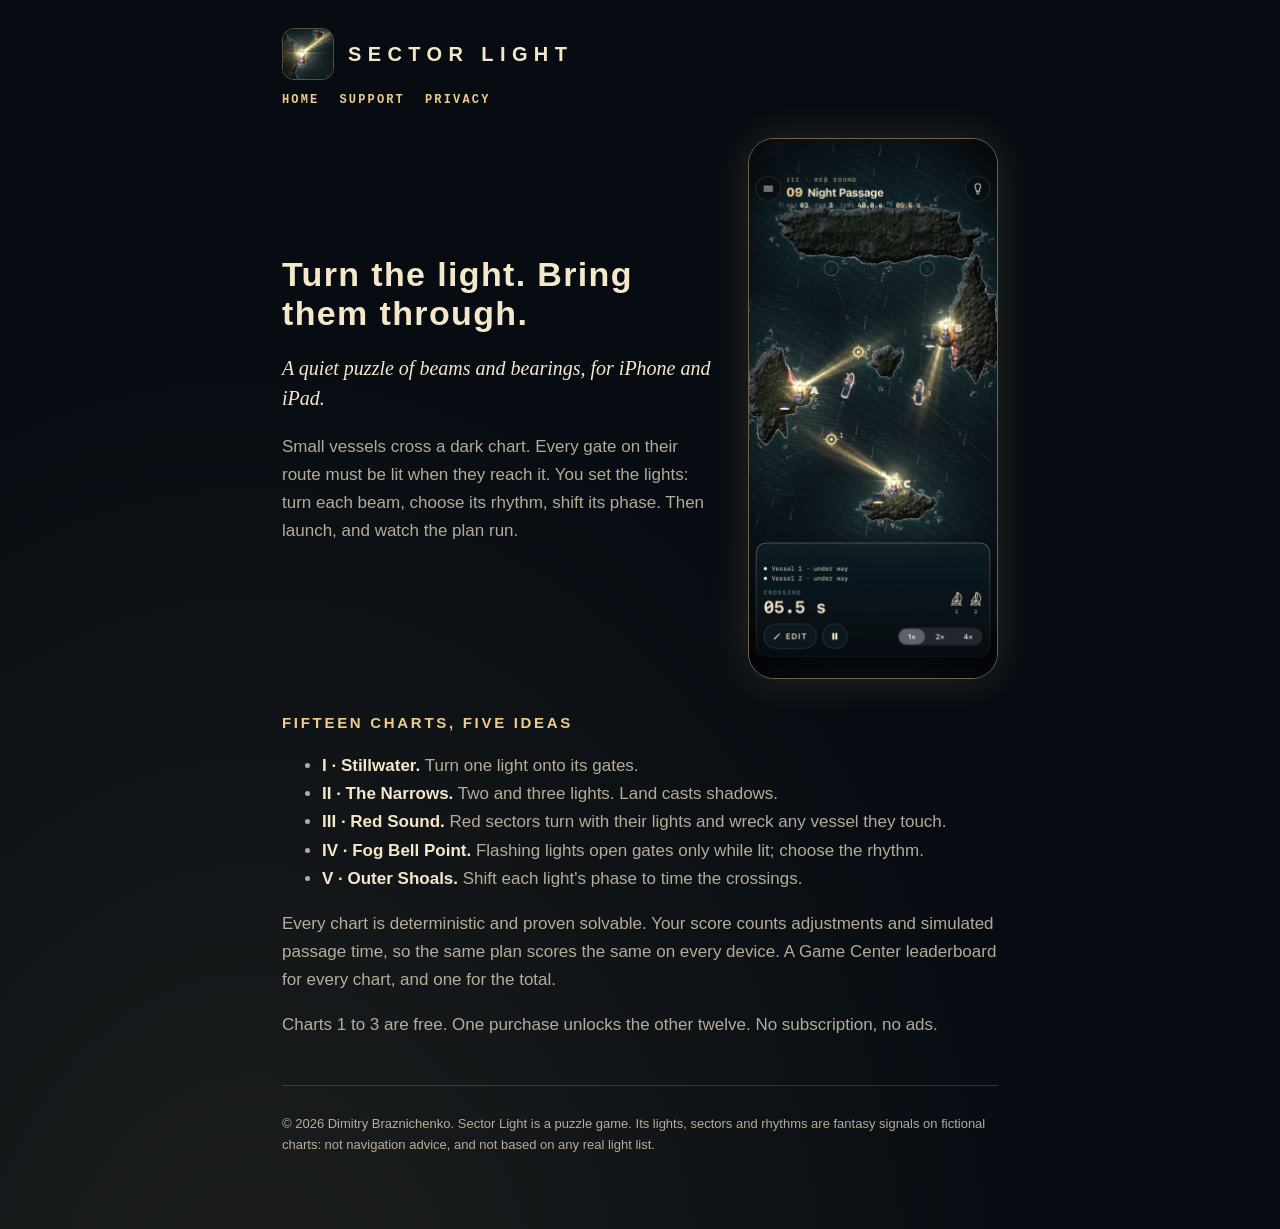
<file: index.html>
<!doctype html>
<html lang="en">
<head>
  <meta charset="utf-8" />
  <meta name="viewport" content="width=device-width, initial-scale=1" />
  <title>Sector Light - a lighthouse puzzle</title>
  <link rel="stylesheet" href="styles.css" />
  <link rel="icon" href="icon.png" />
</head>
<body>
  <main>
    <header class="app"><img src="icon.png" alt="" /><a href="index.html">Sector Light</a></header>
    <nav><a href="index.html">Home</a><a href="support.html">Support</a><a href="privacy-policy.html">Privacy</a></nav>
    <section class="hero">
      <div>
        <h1>Turn the light. Bring them through.</h1>
        <p class="lede">A quiet puzzle of beams and bearings, for iPhone and iPad.</p>
        <p>Small vessels cross a dark chart. Every gate on their route must be lit when they reach it. You set the lights: turn each beam, choose its rhythm, shift its phase. Then launch, and watch the plan run.</p>
      </div>
      <img src="hero.png" alt="Sector Light: beams crossing a night chart" />
    </section>
    <h2>Fifteen charts, five ideas</h2>
    <ul>
      <li><strong>I · Stillwater.</strong> Turn one light onto its gates.</li>
      <li><strong>II · The Narrows.</strong> Two and three lights. Land casts shadows.</li>
      <li><strong>III · Red Sound.</strong> Red sectors turn with their lights and wreck any vessel they touch.</li>
      <li><strong>IV · Fog Bell Point.</strong> Flashing lights open gates only while lit; choose the rhythm.</li>
      <li><strong>V · Outer Shoals.</strong> Shift each light's phase to time the crossings.</li>
    </ul>
    <p>Every chart is deterministic and proven solvable. Your score counts adjustments and simulated passage time, so the same plan scores the same on every device. A Game Center leaderboard for every chart, and one for the total.</p>
    <p>Charts 1 to 3 are free. One purchase unlocks the other twelve. No subscription, no ads.</p>
    <footer>
      <p>&copy; 2026 Dimitry Braznichenko. Sector Light is a puzzle game. Its lights, sectors and rhythms are fantasy signals on fictional charts: not navigation advice, and not based on any real light list.</p>
    </footer>
  </main>
</body>
</html>
</file>
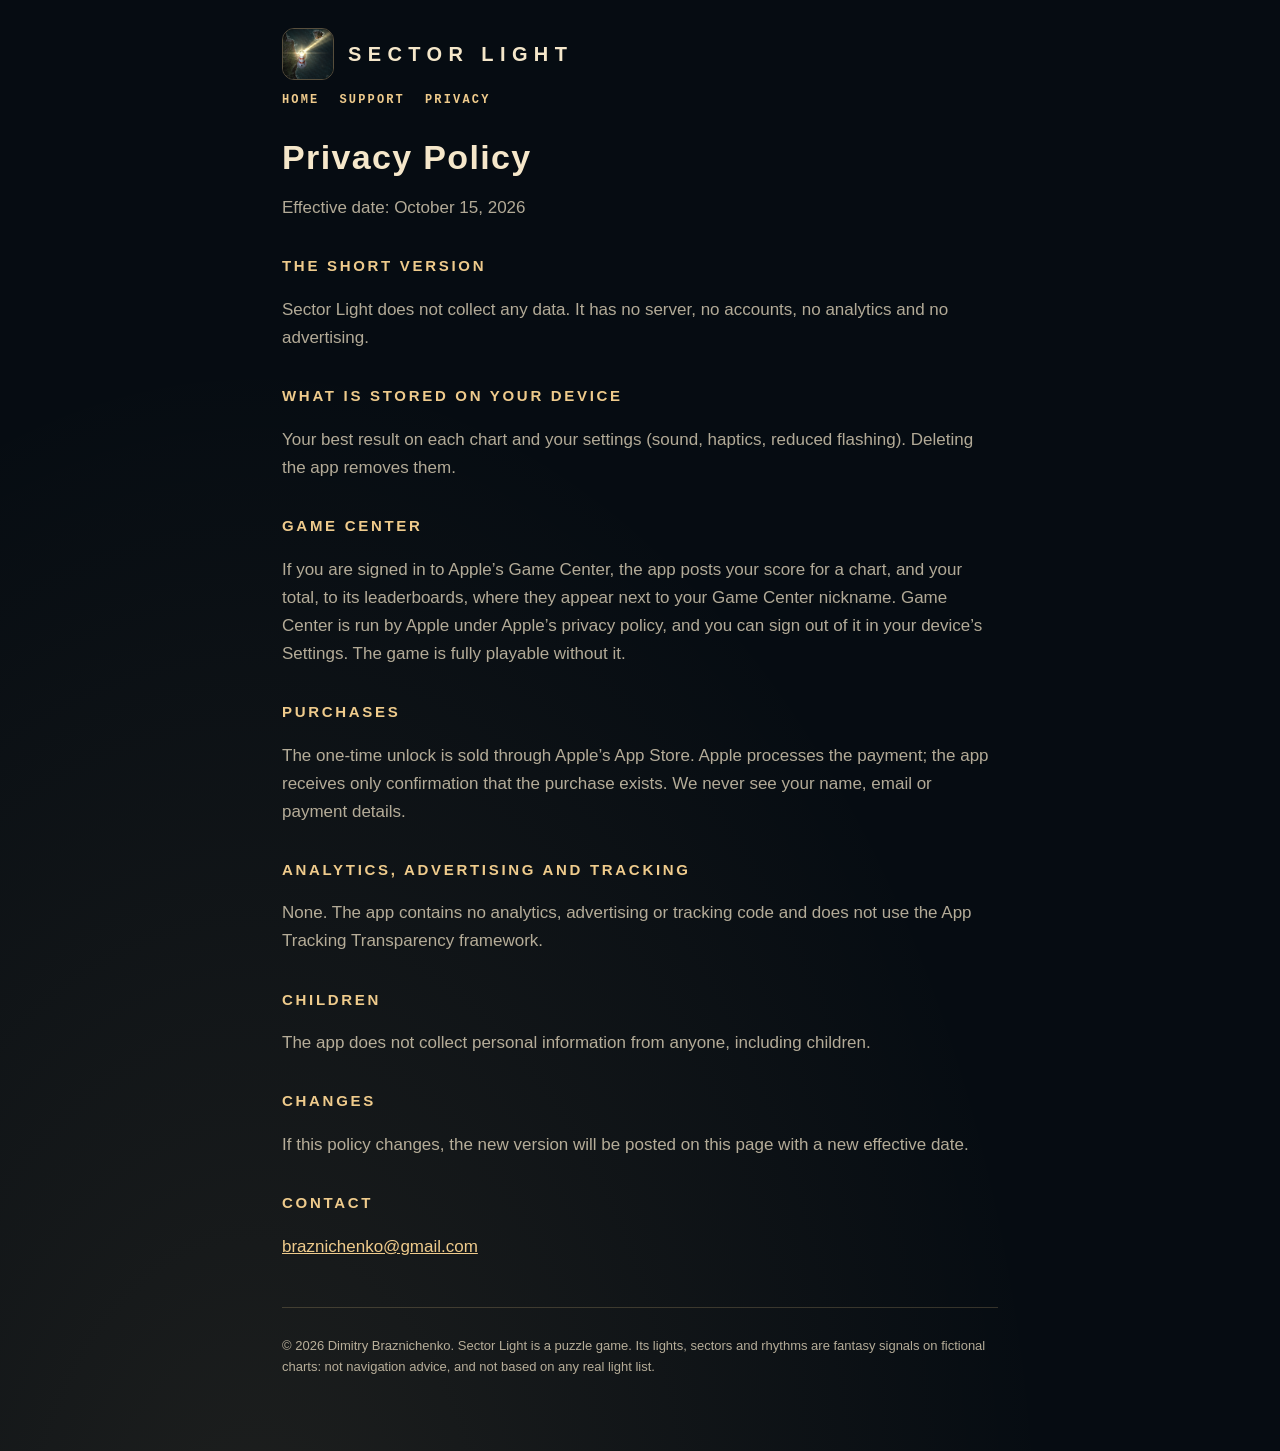
<file: privacy-policy.html>
<!doctype html>
<html lang="en">
<head>
  <meta charset="utf-8" />
  <meta name="viewport" content="width=device-width, initial-scale=1" />
  <title>Sector Light Privacy Policy</title>
  <link rel="stylesheet" href="styles.css" />
  <link rel="icon" href="icon.png" />
</head>
<body>
  <main>
    <header class="app"><img src="icon.png" alt="" /><a href="index.html">Sector Light</a></header>
    <nav><a href="index.html">Home</a><a href="support.html">Support</a><a href="privacy-policy.html">Privacy</a></nav>
    <h1>Privacy Policy</h1>
    <p>Effective date: October 15, 2026</p>
    <h2>The short version</h2>
    <p>Sector Light does not collect any data. It has no server, no accounts, no analytics and no advertising.</p>
    <h2>What is stored on your device</h2>
    <p>Your best result on each chart and your settings (sound, haptics, reduced flashing). Deleting the app removes them.</p>
    <h2>Game Center</h2>
    <p>If you are signed in to Apple&rsquo;s Game Center, the app posts your score for a chart, and your total, to its leaderboards, where they appear next to your Game Center nickname. Game Center is run by Apple under Apple&rsquo;s privacy policy, and you can sign out of it in your device&rsquo;s Settings. The game is fully playable without it.</p>
    <h2>Purchases</h2>
    <p>The one-time unlock is sold through Apple&rsquo;s App Store. Apple processes the payment; the app receives only confirmation that the purchase exists. We never see your name, email or payment details.</p>
    <h2>Analytics, advertising and tracking</h2>
    <p>None. The app contains no analytics, advertising or tracking code and does not use the App Tracking Transparency framework.</p>
    <h2>Children</h2>
    <p>The app does not collect personal information from anyone, including children.</p>
    <h2>Changes</h2>
    <p>If this policy changes, the new version will be posted on this page with a new effective date.</p>
    <h2>Contact</h2>
    <p><a href="mailto:braznichenko@gmail.com?subject=Sector%20Light%20privacy">braznichenko@gmail.com</a></p>
    <footer>
      <p>&copy; 2026 Dimitry Braznichenko. Sector Light is a puzzle game. Its lights, sectors and rhythms are fantasy signals on fictional charts: not navigation advice, and not based on any real light list.</p>
    </footer>
  </main>
</body>
</html>
</file>
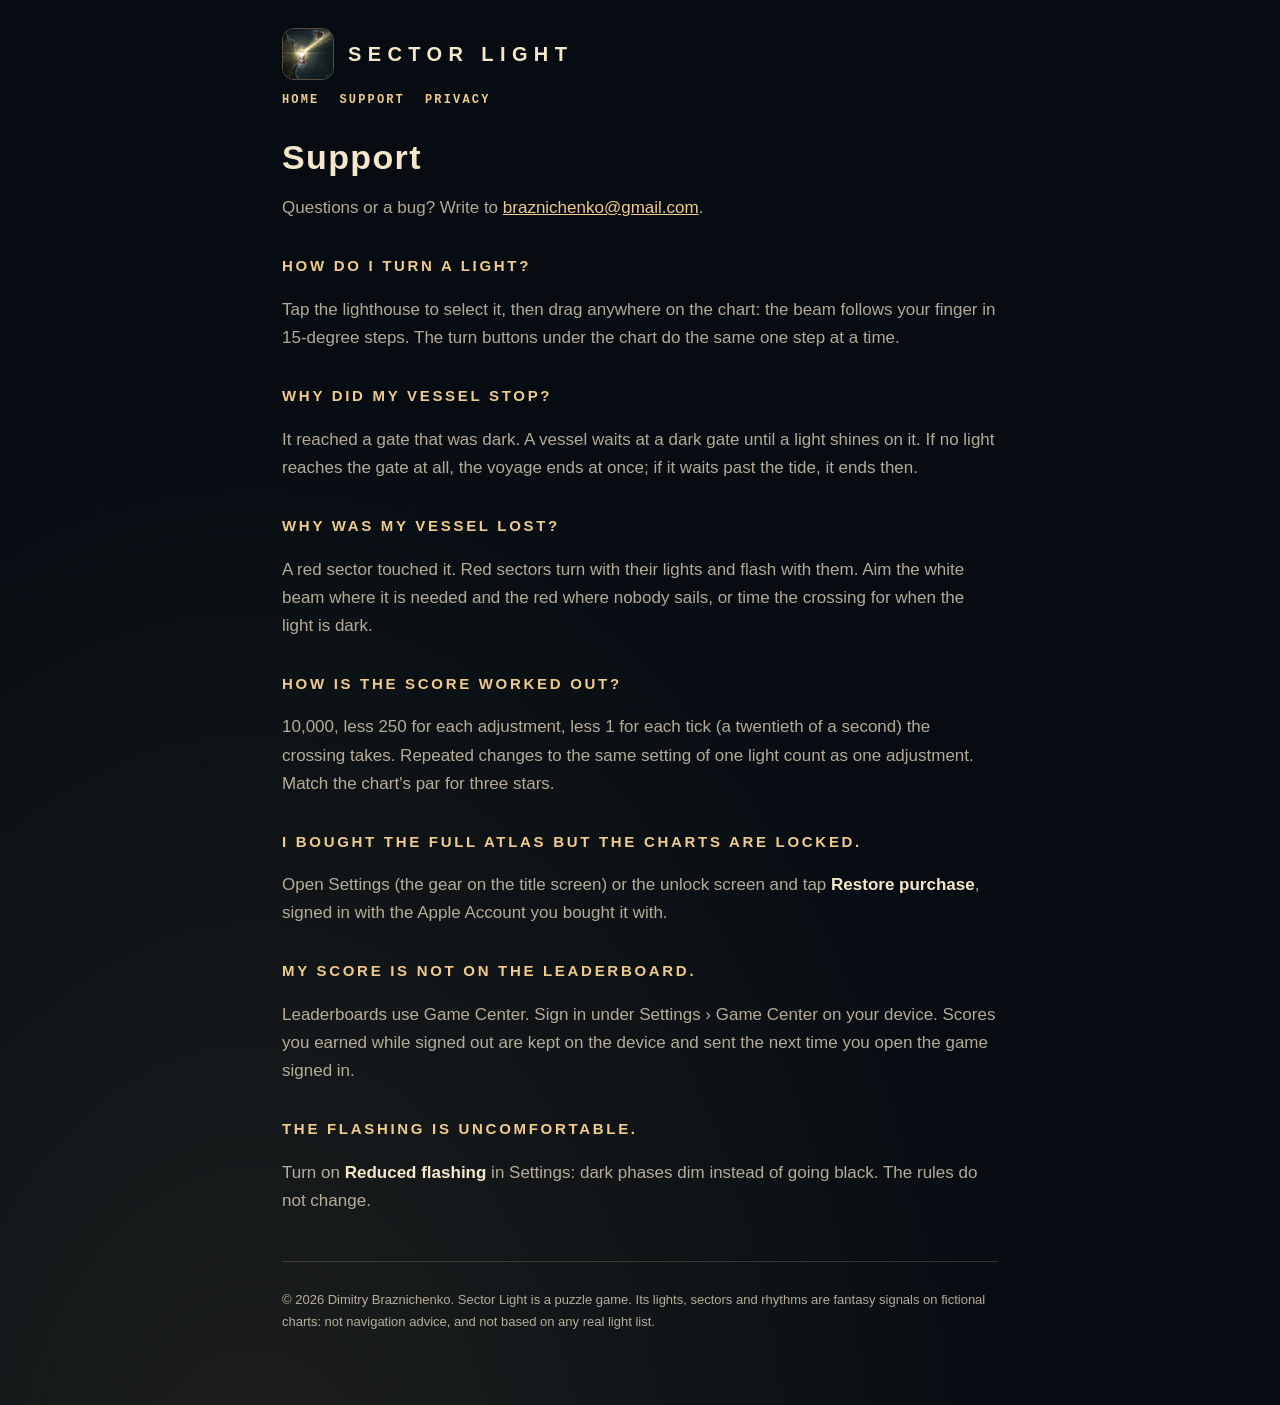
<file: support.html>
<!doctype html>
<html lang="en">
<head>
  <meta charset="utf-8" />
  <meta name="viewport" content="width=device-width, initial-scale=1" />
  <title>Sector Light Support</title>
  <link rel="stylesheet" href="styles.css" />
  <link rel="icon" href="icon.png" />
</head>
<body>
  <main>
    <header class="app"><img src="icon.png" alt="" /><a href="index.html">Sector Light</a></header>
    <nav><a href="index.html">Home</a><a href="support.html">Support</a><a href="privacy-policy.html">Privacy</a></nav>
    <h1>Support</h1>
    <p>Questions or a bug? Write to <a href="mailto:braznichenko@gmail.com?subject=Sector%20Light">braznichenko@gmail.com</a>.</p>
    <h2>How do I turn a light?</h2>
    <p>Tap the lighthouse to select it, then drag anywhere on the chart: the beam follows your finger in 15-degree steps. The turn buttons under the chart do the same one step at a time.</p>
    <h2>Why did my vessel stop?</h2>
    <p>It reached a gate that was dark. A vessel waits at a dark gate until a light shines on it. If no light reaches the gate at all, the voyage ends at once; if it waits past the tide, it ends then.</p>
    <h2>Why was my vessel lost?</h2>
    <p>A red sector touched it. Red sectors turn with their lights and flash with them. Aim the white beam where it is needed and the red where nobody sails, or time the crossing for when the light is dark.</p>
    <h2>How is the score worked out?</h2>
    <p>10,000, less 250 for each adjustment, less 1 for each tick (a twentieth of a second) the crossing takes. Repeated changes to the same setting of one light count as one adjustment. Match the chart's par for three stars.</p>
    <h2>I bought the full atlas but the charts are locked.</h2>
    <p>Open Settings (the gear on the title screen) or the unlock screen and tap <strong>Restore purchase</strong>, signed in with the Apple Account you bought it with.</p>
    <h2>My score is not on the leaderboard.</h2>
    <p>Leaderboards use Game Center. Sign in under Settings &rsaquo; Game Center on your device. Scores you earned while signed out are kept on the device and sent the next time you open the game signed in.</p>
    <h2>The flashing is uncomfortable.</h2>
    <p>Turn on <strong>Reduced flashing</strong> in Settings: dark phases dim instead of going black. The rules do not change.</p>
    <footer>
      <p>&copy; 2026 Dimitry Braznichenko. Sector Light is a puzzle game. Its lights, sectors and rhythms are fantasy signals on fictional charts: not navigation advice, and not based on any real light list.</p>
    </footer>
  </main>
</body>
</html>
</file>
<file: styles.css>
:root { --ocean: #060c12; --ink: #101e27; --ivory: #f5e7ca; --gold: #efcb8c; --dim: rgba(245, 231, 202, 0.72); --fog: #82909b; }
* { box-sizing: border-box; }
body { margin: 0; font: 17px/1.65 -apple-system, BlinkMacSystemFont, "Segoe UI", sans-serif; color: var(--ivory);
  background: radial-gradient(ellipse at 20% 110%, rgba(239, 203, 140, 0.10), transparent 55%), var(--ocean); min-height: 100vh; }
main { max-width: 760px; margin: 0 auto; padding: 28px 22px 60px; }
header.app { display: flex; align-items: center; gap: 14px; font-weight: 800; font-size: 20px; letter-spacing: 0.32em; text-transform: uppercase; }
header.app img { width: 52px; height: 52px; border-radius: 12px; border: 1px solid rgba(239, 203, 140, 0.35); }
a { color: var(--gold); }
header.app a { color: var(--ivory); text-decoration: none; }
nav { display: flex; gap: 20px; margin: 14px 0 32px; font: 600 12px/1 ui-monospace, Menlo, monospace; letter-spacing: 0.18em; text-transform: uppercase; }
nav a { text-decoration: none; }
h1 { font-size: 34px; line-height: 1.15; margin: 0 0 12px; font-weight: 800; letter-spacing: 0.04em; }
h2 { font-size: 15px; margin: 32px 0 6px; font-weight: 800; letter-spacing: 0.18em; text-transform: uppercase; color: var(--gold); }
.lede { font: italic 20px/1.5 Georgia, "New York", serif; color: var(--ivory); }
p, li { color: var(--dim); }
strong { color: var(--ivory); }
.hero { display: grid; grid-template-columns: 1fr 250px; gap: 28px; align-items: center; }
.hero img { width: 100%; border-radius: 26px; border: 1px solid rgba(239, 203, 140, 0.45); box-shadow: 0 0 40px rgba(239, 203, 140, 0.15); }
footer { margin-top: 46px; font-size: 13px; border-top: 1px solid rgba(239, 203, 140, 0.2); padding-top: 14px; color: var(--fog); }
@media (max-width: 620px) { .hero { grid-template-columns: 1fr; } .hero img { max-width: 260px; margin: 0 auto; } }
</file>
